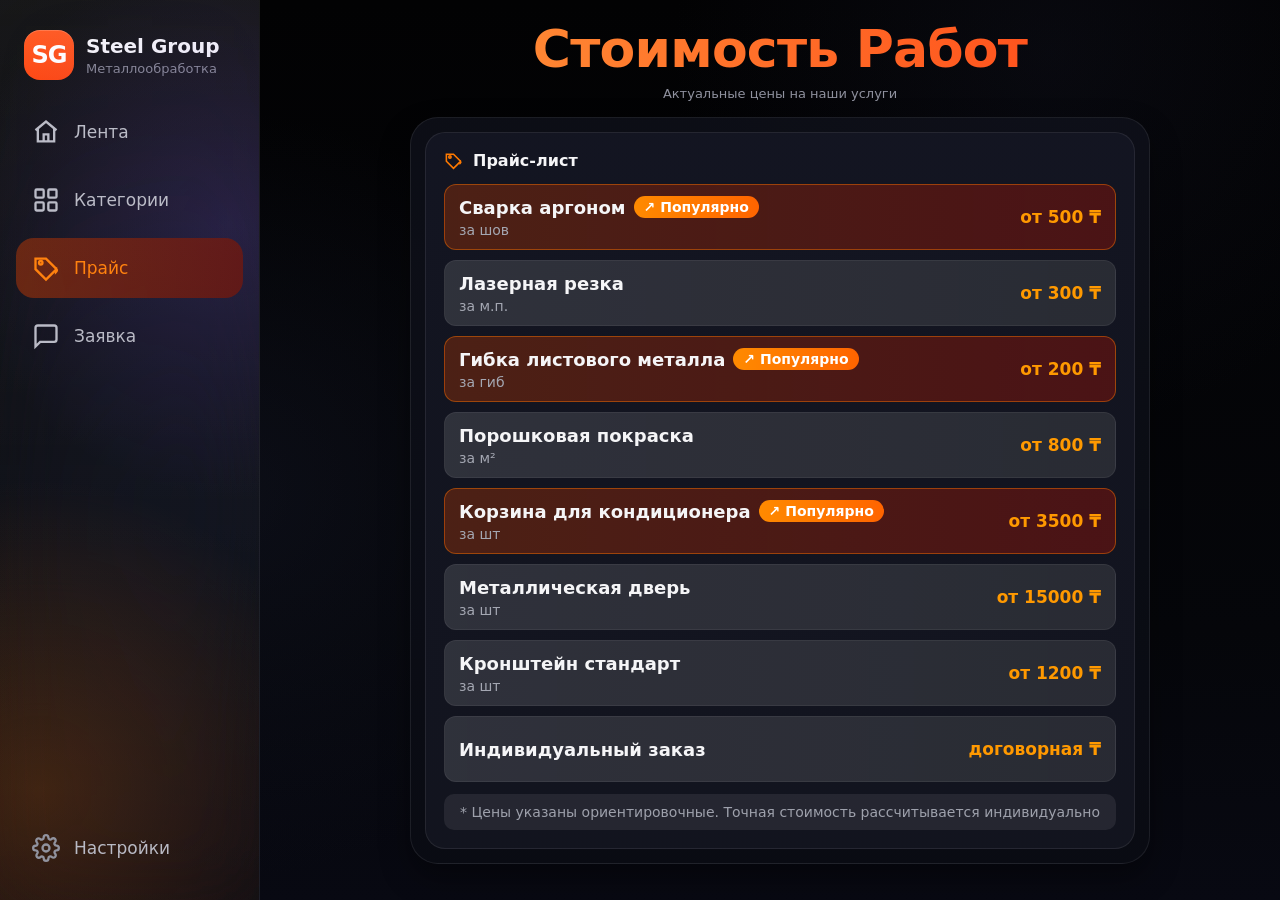
<file: price.html>
<!DOCTYPE html>
<html lang="ru">
<head>
  <meta charset="UTF-8" />
  <meta name="viewport" content="width=device-width, initial-scale=1.0" />
  <title>Steel Group — Прайс</title>
  <link rel="stylesheet" href="styles.css" />
</head>
<body>
  <div class="layout">
    <iframe class="sidebar-frame" src="sidebar.html?current=price" title="Левое меню"></iframe>

    <main class="price-page">
      <section class="price-hero">
        <h1>Стоимость Работ</h1>
        <p>Актуальные цены на наши услуги</p>
      </section>

      <section class="price-shell">
        <article class="price-card">
          <h2>
            <svg viewBox="0 0 24 24" fill="none" stroke="currentColor" stroke-width="2">
              <path d="M20.59 13.41 12 22l-9-9V4h9l8.59 8.59a2 2 0 0 1 0 2.82Z"></path>
              <circle cx="7.5" cy="7.5" r="1.5"></circle>
            </svg>
            Прайс-лист
          </h2>

          <div class="price-list">
            <div class="price-item price-item--highlight">
              <div>
                <div class="price-item__title">Сварка аргоном <span class="price-badge">↗ Популярно</span></div>
                <div class="price-item__unit">за шов</div>
              </div>
              <div class="price-item__value">от 500 ₸</div>
            </div>

            <div class="price-item">
              <div>
                <div class="price-item__title">Лазерная резка</div>
                <div class="price-item__unit">за м.п.</div>
              </div>
              <div class="price-item__value">от 300 ₸</div>
            </div>

            <div class="price-item price-item--highlight">
              <div>
                <div class="price-item__title">Гибка листового металла <span class="price-badge">↗ Популярно</span></div>
                <div class="price-item__unit">за гиб</div>
              </div>
              <div class="price-item__value">от 200 ₸</div>
            </div>

            <div class="price-item">
              <div>
                <div class="price-item__title">Порошковая покраска</div>
                <div class="price-item__unit">за м²</div>
              </div>
              <div class="price-item__value">от 800 ₸</div>
            </div>

            <div class="price-item price-item--highlight">
              <div>
                <div class="price-item__title">Корзина для кондиционера <span class="price-badge">↗ Популярно</span></div>
                <div class="price-item__unit">за шт</div>
              </div>
              <div class="price-item__value">от 3500 ₸</div>
            </div>

            <div class="price-item">
              <div>
                <div class="price-item__title">Металлическая дверь</div>
                <div class="price-item__unit">за шт</div>
              </div>
              <div class="price-item__value">от 15000 ₸</div>
            </div>

            <div class="price-item">
              <div>
                <div class="price-item__title">Кронштейн стандарт</div>
                <div class="price-item__unit">за шт</div>
              </div>
              <div class="price-item__value">от 1200 ₸</div>
            </div>

            <div class="price-item">
              <div>
                <div class="price-item__title">Индивидуальный заказ</div>
              </div>
              <div class="price-item__value">договорная ₸</div>
            </div>
          </div>

          <p class="price-note">* Цены указаны ориентировочные. Точная стоимость рассчитывается индивидуально</p>
        </article>
      </section>
    </main>
  </div>
</body>
</html>
</file>
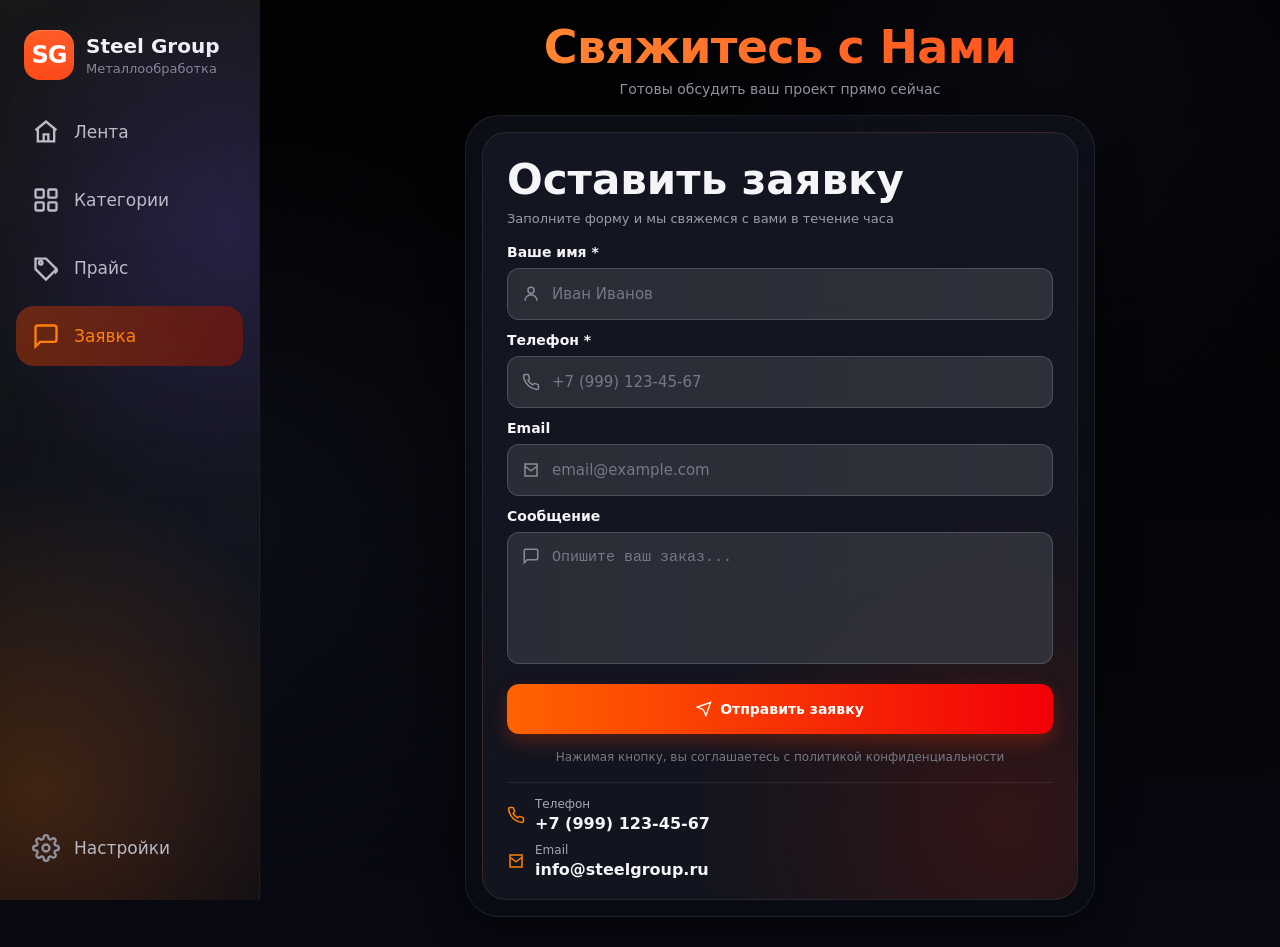
<file: request.html>
<!DOCTYPE html>
<html lang="ru">
<head>
  <meta charset="UTF-8" />
  <meta name="viewport" content="width=device-width, initial-scale=1.0" />
  <title>Steel Group — Заявка</title>
  <link rel="stylesheet" href="styles.css" />
</head>
<body>
  <div class="layout">
    <iframe class="sidebar-frame" src="sidebar.html?current=request" title="Левое меню"></iframe>

    <main class="request-page">
      <section class="request-hero">
        <h1>Свяжитесь с Нами</h1>
        <p>Готовы обсудить ваш проект прямо сейчас</p>
      </section>

      <section class="request-shell">
        <article class="request-card">
          <h2>Оставить заявку</h2>
          <p class="request-card__subtitle">Заполните форму и мы свяжемся с вами в течение часа</p>

          <form class="request-form">
            <label class="request-form__group">
              <span>Ваше имя *</span>
              <div class="request-input-wrap">
                <svg viewBox="0 0 24 24" fill="none" stroke="currentColor" stroke-width="2">
                  <path d="M20 21a8 8 0 0 0-16 0"></path>
                  <circle cx="12" cy="7" r="4"></circle>
                </svg>
                <input type="text" placeholder="Иван Иванов" required />
              </div>
            </label>

            <label class="request-form__group">
              <span>Телефон *</span>
              <div class="request-input-wrap">
                <svg viewBox="0 0 24 24" fill="none" stroke="currentColor" stroke-width="2">
                  <path d="M22 16.92v3a2 2 0 0 1-2.18 2 19.77 19.77 0 0 1-8.63-3.07 19.5 19.5 0 0 1-6-6A19.77 19.77 0 0 1 2.11 4.18 2 2 0 0 1 4.1 2h3a2 2 0 0 1 2 1.72 12.84 12.84 0 0 0 .7 2.81 2 2 0 0 1-.45 2.11L8.1 9.91a16 16 0 0 0 6 6l1.27-1.27a2 2 0 0 1 2.11-.45 12.84 12.84 0 0 0 2.81.7A2 2 0 0 1 22 16.92z"></path>
                </svg>
                <input type="tel" placeholder="+7 (999) 123-45-67" required />
              </div>
            </label>

            <label class="request-form__group">
              <span>Email</span>
              <div class="request-input-wrap">
                <svg viewBox="0 0 24 24" fill="none" stroke="currentColor" stroke-width="2">
                  <path d="M4 4h16v16H4z"></path>
                  <path d="m4 7 8 6 8-6"></path>
                </svg>
                <input type="email" placeholder="email@example.com" />
              </div>
            </label>

            <label class="request-form__group">
              <span>Сообщение</span>
              <div class="request-input-wrap request-input-wrap--textarea">
                <svg viewBox="0 0 24 24" fill="none" stroke="currentColor" stroke-width="2">
                  <path d="M21 15a2 2 0 0 1-2 2H7l-4 4V5a2 2 0 0 1 2-2h14a2 2 0 0 1 2 2z"></path>
                </svg>
                <textarea placeholder="Опишите ваш заказ..."></textarea>
              </div>
            </label>

            <button type="submit" class="request-submit">
              <svg viewBox="0 0 24 24" fill="none" stroke="currentColor" stroke-width="2">
                <path d="m22 2-7 20-4-9-9-4 20-7z"></path>
              </svg>
              <span>Отправить заявку</span>
            </button>

            <p class="request-policy">Нажимая кнопку, вы соглашаетесь с политикой конфиденциальности</p>
          </form>

          <div class="request-contacts">
            <div class="request-contact-item">
              <svg viewBox="0 0 24 24" fill="none" stroke="currentColor" stroke-width="2">
                <path d="M22 16.92v3a2 2 0 0 1-2.18 2 19.77 19.77 0 0 1-8.63-3.07 19.5 19.5 0 0 1-6-6A19.77 19.77 0 0 1 2.11 4.18 2 2 0 0 1 4.1 2h3a2 2 0 0 1 2 1.72 12.84 12.84 0 0 0 .7 2.81 2 2 0 0 1-.45 2.11L8.1 9.91a16 16 0 0 0 6 6l1.27-1.27a2 2 0 0 1 2.11-.45 12.84 12.84 0 0 0 2.81.7A2 2 0 0 1 22 16.92z"></path>
              </svg>
              <div>
                <span>Телефон</span>
                <strong>+7 (999) 123-45-67</strong>
              </div>
            </div>

            <div class="request-contact-item">
              <svg viewBox="0 0 24 24" fill="none" stroke="currentColor" stroke-width="2">
                <path d="M4 4h16v16H4z"></path>
                <path d="m4 7 8 6 8-6"></path>
              </svg>
              <div>
                <span>Email</span>
                <strong>info@steelgroup.ru</strong>
              </div>
            </div>
          </div>
        </article>
      </section>
    </main>
  </div>
</body>
</html>
</file>
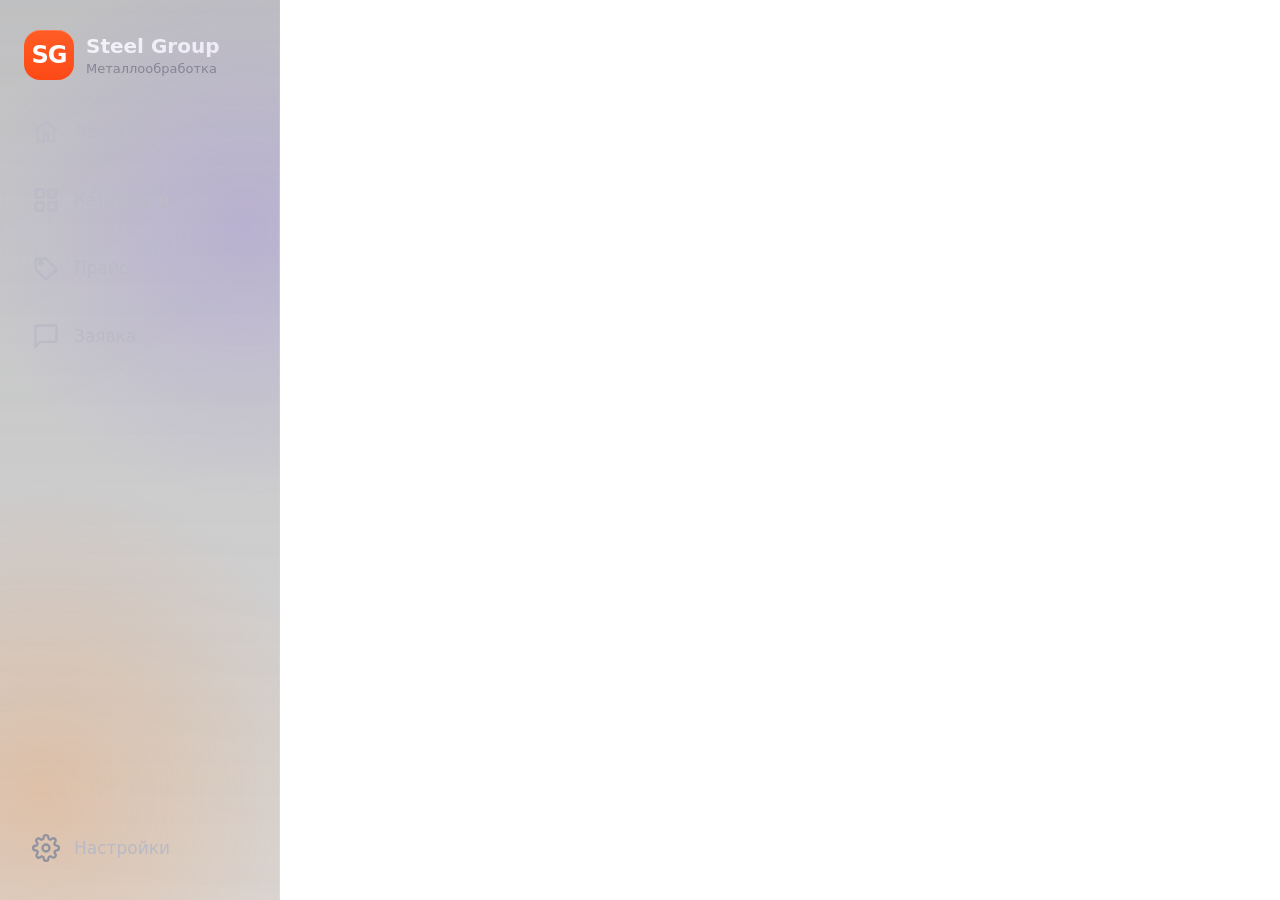
<file: sidebar.html>
<!DOCTYPE html>
<html lang="ru">
<head>
  <meta charset="UTF-8" />
  <meta name="viewport" content="width=device-width, initial-scale=1.0" />
  <title>Sidebar — Steel Group</title>
  <link rel="stylesheet" href="styles.css" />
</head>
<body class="sidebar-page">
  <aside class="sidebar">
    <div class="brand">
      <div class="brand__logo">SG</div>
      <div>
        <div class="brand__title">Steel Group</div>
        <div class="brand__subtitle">Металлообработка</div>
      </div>
    </div>

    <nav class="menu">
      <a href="index.html" target="_top" class="menu__item" data-menu-link="feed">
        <span class="menu__icon">
          <svg viewBox="0 0 24 24" fill="none" stroke="currentColor" stroke-width="2">
            <path d="M3 10.5 12 3l9 7.5"></path>
            <path d="M5 9.5V20h14V9.5"></path>
            <path d="M10 20v-6h4v6"></path>
          </svg>
        </span>
        <span>Лента</span>
      </a>

      <a href="categories.html" target="_top" class="menu__item" data-menu-link="categories">
        <span class="menu__icon">
          <svg viewBox="0 0 24 24" fill="none" stroke="currentColor" stroke-width="2">
            <rect x="3" y="3" width="7" height="7" rx="1"></rect>
            <rect x="14" y="3" width="7" height="7" rx="1"></rect>
            <rect x="3" y="14" width="7" height="7" rx="1"></rect>
            <rect x="14" y="14" width="7" height="7" rx="1"></rect>
          </svg>
        </span>
        <span>Категории</span>
      </a>

      <a href="price.html" target="_top" class="menu__item" data-menu-link="price">
        <span class="menu__icon">
          <svg viewBox="0 0 24 24" fill="none" stroke="currentColor" stroke-width="2">
            <path d="M20.59 13.41 12 22l-9-9V4h9l8.59 8.59a2 2 0 0 1 0 2.82Z"></path>
            <circle cx="7.5" cy="7.5" r="1.5"></circle>
          </svg>
        </span>
        <span>Прайс</span>
      </a>

      <a href="request.html" target="_top" class="menu__item" data-menu-link="request">
        <span class="menu__icon">
          <svg viewBox="0 0 24 24" fill="none" stroke="currentColor" stroke-width="2">
            <path d="M21 15a2 2 0 0 1-2 2H7l-4 4V5a2 2 0 0 1 2-2h14a2 2 0 0 1 2 2z"></path>
          </svg>
        </span>
        <span>Заявка</span>
      </a>
    </nav>

    <div class="menu__footer">
      <a href="#" class="menu__item menu__item--footer">
        <span class="menu__icon menu__icon--muted">
          <svg viewBox="0 0 24 24" fill="none" stroke="currentColor" stroke-width="2">
            <circle cx="12" cy="12" r="3"></circle>
            <path d="M19.4 15a1.65 1.65 0 0 0 .33 1.82l.06.06a2 2 0 0 1 0 2.83 2 2 0 0 1-2.83 0l-.06-.06a1.65 1.65 0 0 0-1.82-.33 1.65 1.65 0 0 0-1 1.51V21a2 2 0 0 1-4 0v-.09a1.65 1.65 0 0 0-1-1.51 1.65 1.65 0 0 0-1.82.33l-.06.06a2 2 0 0 1-2.83 0 2 2 0 0 1 0-2.83l.06-.06a1.65 1.65 0 0 0 .33-1.82 1.65 1.65 0 0 0-1.51-1H3a2 2 0 0 1 0-4h.09a1.65 1.65 0 0 0 1.51-1 1.65 1.65 0 0 0-.33-1.82L4.21 7.1a2 2 0 0 1 0-2.83 2 2 0 0 1 2.83 0l.06.06a1.65 1.65 0 0 0 1.82.33h.01A1.65 1.65 0 0 0 10 3.15V3a2 2 0 0 1 4 0v.09a1.65 1.65 0 0 0 1 1.51h.01a1.65 1.65 0 0 0 1.82-.33l.06-.06a2 2 0 0 1 2.83 0 2 2 0 0 1 0 2.83l-.06.06a1.65 1.65 0 0 0-.33 1.82v.01A1.65 1.65 0 0 0 20.85 10H21a2 2 0 0 1 0 4h-.15a1.65 1.65 0 0 0-1.45 1z"></path>
          </svg>
        </span>
        <span>Настройки</span>
      </a>
    </div>
  </aside>

  <script>
    const current = new URLSearchParams(window.location.search).get('current');
    if (current) {
      document.querySelectorAll('[data-menu-link]').forEach((link) => {
        link.classList.toggle('menu__item--active', link.dataset.menuLink === current);
      });
    }
  </script>
</body>
</html>
</file>
<file: styles.css>
:root {
  --bg: #040405;
  --bg-soft: #0c0d12;
  --card: rgba(16, 17, 24, 0.94);
  --card-border: rgba(255, 255, 255, 0.08);
  --text: #f5f5f7;
  --muted: #9b9ba5;
  --accent: #ff7a00;
  --accent-deep: #5b0f08;
  --story-start: #ff6a00;
  --story-end: #ff2d80;
  --shadow: 0 20px 60px rgba(0, 0, 0, 0.38);
}

* {
  box-sizing: border-box;
}

html, body {
  margin: 0;
  min-height: 100%;
  font-family: Inter, ui-sans-serif, system-ui, -apple-system, BlinkMacSystemFont, "Segoe UI", sans-serif;
  color: var(--text);
  background:
    radial-gradient(circle at 18% 55%, rgba(26, 30, 50, 0.35), transparent 33%),
    radial-gradient(circle at 82% 6%, rgba(33, 36, 62, 0.2), transparent 28%),
    linear-gradient(180deg, #020203 0%, #05060a 70%, #080912 100%);
}

html:has(.sidebar-page),
body.sidebar-page {
  background: transparent;
}

body {
  overflow-x: hidden;
}

button,
a,
input {
  font: inherit;
}

.sidebar-page {
  background: #040405;
}

.layout {
  min-height: 100vh;
  display: grid;
  grid-template-columns: 336px minmax(0, 1fr);
}

.sidebar-frame {
  width: 336px;
  height: 100vh;
  border: 0;
  display: block;
  position: sticky;
  top: 0;
  background: transparent;
}

.sidebar {
  width: 336px;
  height: 100vh;
  padding: 36px 18px 26px;
  background: linear-gradient(180deg, rgba(9, 9, 12, 0.78), rgba(6, 7, 11, 0.62));
  border-right: 1px solid rgba(255,255,255,0.09);
  display: flex;
  flex-direction: column;
}

.brand {
  display: flex;
  align-items: center;
  gap: 16px;
  padding: 2px 8px 30px;
}

.brand__logo,
.avatar {
  width: 56px;
  height: 56px;
  border-radius: 18px;
  background: linear-gradient(180deg, #ff4f14 0%, #ff3b00 100%);
  color: #fff;
  display: grid;
  place-items: center;
  font-weight: 800;
  font-size: 28px;
  letter-spacing: -0.04em;
  box-shadow: inset 0 1px 0 rgba(255,255,255,0.18);
}

.brand__title {
  font-size: 22px;
  font-weight: 800;
  line-height: 1.1;
}

.brand__subtitle {
  margin-top: 6px;
  color: #7d7e89;
  font-size: 14px;
}

.menu {
  display: flex;
  flex-direction: column;
  gap: 8px;
}

.menu__item {
  height: 68px;
  padding: 0 18px;
  border-radius: 22px;
  display: flex;
  align-items: center;
  gap: 18px;
  color: #b6b7c3;
  text-decoration: none;
  transition: 0.25s ease;
  position: relative;
}

.menu__item:hover {
  background: rgba(255,255,255,0.04);
  color: #f3f3f7;
}

.menu__item--active {
  color: var(--accent);
  background: linear-gradient(90deg, rgba(130, 34, 0, 0.72), rgba(96, 11, 5, 0.88));
}

.menu__icon {
  width: 28px;
  height: 28px;
  display: grid;
  place-items: center;
}

.menu__icon svg,
.icon-btn svg {
  width: 100%;
  height: 100%;
}

.menu__icon--muted {
  color: #8f919d;
}

.menu__item span:last-child {
  font-size: 19px;
  font-weight: 500;
}

.menu__footer {
  margin-top: auto;
}

.menu__item--footer {
  color: #b8b9c4;
}

.feed-page {
  padding: 36px 0 60px;
}

.stories-card,
.post-card {
  width: min(820px, calc(100vw - 420px));
  margin: 0 auto 38px;
  background: linear-gradient(180deg, rgba(14, 15, 21, 0.98), rgba(13, 14, 20, 0.95));
  border: 1px solid var(--card-border);
  border-radius: 34px;
  box-shadow: var(--shadow);
}

.stories-card {
  padding: 24px 28px 28px;
}

.stories-card h1 {
  margin: 0 0 22px;
  font-size: 24px;
  letter-spacing: -0.02em;
}

.stories-row {
  display: flex;
  align-items: flex-start;
  gap: 20px;
  overflow-x: auto;
  padding-bottom: 4px;
}

.stories-row::-webkit-scrollbar {
  height: 0;
}

.story {
  border: 0;
  background: transparent;
  color: #e7e7eb;
  cursor: pointer;
  padding: 0;
  min-width: 84px;
}

.story__ring {
  width: 86px;
  height: 86px;
  display: grid;
  place-items: center;
  border-radius: 50%;
  background: linear-gradient(135deg, var(--story-start), var(--story-end));
  padding: 3px;
  box-shadow: 0 12px 22px rgba(0,0,0,0.35);
}

.story__ring img {
  width: 100%;
  height: 100%;
  object-fit: cover;
  border-radius: 50%;
  border: 3px solid #101117;
  display: block;
}

.story__label {
  display: block;
  margin-top: 12px;
  font-size: 15px;
}

.post-card {
  overflow: hidden;
}

.post-card__header {
  height: 95px;
  padding: 0 20px;
  display: flex;
  align-items: center;
  justify-content: space-between;
}

.post-author {
  display: flex;
  align-items: center;
  gap: 16px;
}

.avatar {
  width: 54px;
  height: 54px;
  border-radius: 50%;
  font-size: 26px;
  background: linear-gradient(180deg, #ff4b87 0%, #ff7a32 100%);
}

.avatar--small {
  width: 42px;
  height: 42px;
  font-size: 18px;
}

.post-author__name {
  font-size: 19px;
  font-weight: 800;
}

.post-author__meta {
  margin-top: 4px;
  color: var(--muted);
  font-size: 14px;
}

.more-btn {
  border: 0;
  background: transparent;
  color: #aeb0ba;
  cursor: pointer;
  display: inline-flex;
  gap: 4px;
  align-items: center;
  padding: 8px;
}

.more-btn span {
  width: 4px;
  height: 4px;
  border-radius: 50%;
  background: currentColor;
  display: inline-block;
}

.post-media {
  position: relative;
  background: #08090c;
}

.post-media img {
  width: 100%;
  height: auto;
  display: block;
}

.post-media--small img {
  max-height: 510px;
  object-fit: cover;
}

.media-nav {
  position: absolute;
  right: 14px;
  bottom: 18px;
  width: 44px;
  height: 44px;
  border: 0;
  border-radius: 50%;
  background: rgba(66, 67, 78, 0.65);
  color: #fff;
  font-size: 32px;
  line-height: 1;
  cursor: pointer;
  display: grid;
  place-items: center;
}

.media-dots {
  display: flex;
  justify-content: center;
  gap: 8px;
  padding: 14px 0 8px;
}

.media-dots__dot {
  width: 8px;
  height: 8px;
  border-radius: 50%;
  background: rgba(255,255,255,0.36);
}

.media-dots__dot--active {
  background: rgba(255,255,255,0.96);
}

.post-actions {
  padding: 0 18px;
  display: flex;
  align-items: center;
  justify-content: space-between;
}

.post-actions__left {
  display: flex;
  align-items: center;
  gap: 12px;
}

.icon-btn {
  width: 36px;
  height: 36px;
  border: 0;
  background: transparent;
  color: #fff;
  cursor: pointer;
  padding: 2px;
}

.icon-btn:hover {
  color: #ffb67d;
}

.post-body {
  padding: 8px 20px 24px;
}

.likes-count {
  font-size: 18px;
  font-weight: 700;
  margin-bottom: 12px;
}

.caption {
  margin: 0;
  font-size: 18px;
  line-height: 1.5;
  color: #f0f0f2;
}

.caption strong {
  margin-right: 4px;
}

.post-card--comments {
  margin-bottom: 0;
}

.post-body--comments {
  padding-bottom: 16px;
}

.comments {
  margin-top: 18px;
  border-top: 1px solid rgba(255,255,255,0.08);
  border-bottom: 1px solid rgba(255,255,255,0.08);
  padding: 18px 0;
  display: flex;
  flex-direction: column;
  gap: 18px;
}

.comment {
  display: flex;
  gap: 14px;
}

.comment__avatar {
  width: 34px;
  height: 34px;
  border-radius: 50%;
  background: linear-gradient(180deg, #4e5160 0%, #353744 100%);
  flex: 0 0 auto;
}

.comment__text {
  font-size: 17px;
  line-height: 1.45;
}

.comment__time {
  margin-top: 6px;
  font-size: 14px;
  color: #747784;
}

.comment-form {
  display: flex;
  align-items: center;
  justify-content: space-between;
  gap: 16px;
  padding-top: 14px;
}

.comment-form input {
  flex: 1;
  min-width: 0;
  border: 0;
  background: transparent;
  color: #fff;
  font-size: 17px;
  outline: none;
}

.comment-form input::placeholder {
  color: #767984;
}

.comment-form button {
  border: 0;
  background: transparent;
  color: #0a84ff;
  font-weight: 600;
  cursor: pointer;
}

.story-modal {
  position: fixed;
  inset: 0;
  display: none;
  align-items: center;
  justify-content: center;
  z-index: 50;
}

.story-modal.is-open {
  display: flex;
}

.story-modal__overlay {
  position: absolute;
  inset: 0;
  background: rgba(0,0,0,0.78);
  backdrop-filter: blur(6px);
}

.story-modal__content {
  position: relative;
  width: min(430px, calc(100vw - 32px));
  height: min(760px, calc(100vh - 32px));
  border-radius: 32px;
  overflow: hidden;
  background: #111216;
  border: 1px solid rgba(255,255,255,0.1);
  box-shadow: 0 24px 70px rgba(0,0,0,0.55);
  z-index: 1;
}

.story-modal__content img {
  width: 100%;
  height: 100%;
  object-fit: cover;
  display: block;
}

.story-progress {
  position: absolute;
  top: 14px;
  left: 12px;
  right: 12px;
  display: grid;
  grid-template-columns: repeat(5, 1fr);
  gap: 6px;
  z-index: 3;
}

.story-progress__bar {
  height: 4px;
  border-radius: 999px;
  background: rgba(255,255,255,0.2);
  overflow: hidden;
}

.story-progress__bar span {
  display: block;
  width: 0;
  height: 100%;
  background: #fff;
}

.story-modal__top,
.story-modal__caption {
  position: absolute;
  left: 18px;
  right: 18px;
  z-index: 3;
}

.story-modal__top {
  top: 30px;
  display: flex;
  justify-content: space-between;
  align-items: center;
}

.story-modal__author {
  display: flex;
  align-items: center;
  gap: 12px;
}

.story-close,
.story-switch {
  border: 0;
  color: #fff;
  cursor: pointer;
}

.story-close {
  background: rgba(15,16,21,0.52);
  width: 38px;
  height: 38px;
  border-radius: 50%;
  font-size: 28px;
  line-height: 1;
}

.story-modal__caption {
  bottom: 22px;
  padding: 16px 18px;
  border-radius: 18px;
  background: rgba(10,10,14,0.62);
  font-size: 17px;
  line-height: 1.45;
}

.story-switch {
  position: absolute;
  top: 50%;
  transform: translateY(-50%);
  width: 48px;
  height: 48px;
  border-radius: 50%;
  background: rgba(19,20,26,0.65);
  font-size: 38px;
  display: grid;
  place-items: center;
  z-index: 3;
}

.story-switch--prev {
  left: 14px;
}

.story-switch--next {
  right: 14px;
}

@media (max-width: 1240px) {
  .layout {
    grid-template-columns: 296px minmax(0, 1fr);
  }

  .sidebar,
  .sidebar-frame {
    width: 296px;
  }

  .stories-card,
  .post-card {
    width: min(760px, calc(100vw - 360px));
  }
}

@media (max-width: 980px) {
  .layout {
    grid-template-columns: 1fr;
  }

  .sidebar-frame {
    display: none;
  }

  .feed-page {
    padding-top: 24px;
  }

  .stories-card,
  .post-card {
    width: min(820px, calc(100vw - 24px));
    margin-bottom: 24px;
  }
}

/* Compact layout refinements */
.layout {
  grid-template-columns: 280px minmax(0, 1fr);
}

.sidebar-frame,
.sidebar {
  width: 280px;
}

.sidebar {
  padding: 28px 16px 22px;
}

.brand {
  gap: 12px;
  padding: 2px 8px 22px;
}

.brand__logo {
  width: 50px;
  height: 50px;
  border-radius: 16px;
  font-size: 24px;
}

.avatar {
  width: 48px;
  height: 48px;
  font-size: 22px;
}

.avatar--small {
  width: 36px;
  height: 36px;
  font-size: 16px;
}

.brand__title {
  font-size: 20px;
}

.brand__subtitle {
  margin-top: 4px;
  font-size: 13px;
}

.menu__item {
  height: 60px;
  padding: 0 16px;
  border-radius: 18px;
  gap: 14px;
}

.menu__item span:last-child {
  font-size: 17px;
}

.feed-page {
  padding: 26px 0 40px;
}

.stories-card,
.post-card {
  width: min(720px, calc(100vw - 330px));
  margin: 0 auto 26px;
  border-radius: 24px;
  box-shadow: 0 14px 38px rgba(0, 0, 0, 0.32);
}

.stories-card {
  padding: 18px 20px 20px;
}

.stories-card h1 {
  margin: 0 0 16px;
  font-size: 20px;
}

.stories-row {
  gap: 14px;
}

.story {
  min-width: 72px;
}

.story__ring {
  width: 72px;
  height: 72px;
  padding: 2px;
  box-shadow: 0 10px 20px rgba(0, 0, 0, 0.32);
}

.story__label {
  margin-top: 8px;
  font-size: 13.5px;
}

.post-card__header {
  height: 76px;
  padding: 0 16px;
}

.post-author {
  gap: 12px;
}

.post-author__name {
  font-size: 17px;
}

.post-author__meta {
  font-size: 13px;
}

.more-btn {
  padding: 6px;
}

.media-nav {
  right: 12px;
  bottom: 12px;
  width: 36px;
  height: 36px;
  font-size: 26px;
}

.media-dots {
  gap: 6px;
  padding: 10px 0 8px;
}

.media-dots__dot {
  width: 6px;
  height: 6px;
}

.post-actions {
  padding: 0 16px;
}

.post-actions__left {
  gap: 10px;
}

.icon-btn {
  width: 30px;
  height: 30px;
  padding: 1px;
}

.post-body {
  padding: 6px 16px 18px;
}

.likes-count {
  font-size: 16px;
  margin-bottom: 10px;
}

.caption {
  font-size: 16px;
  line-height: 1.45;
}

.comments {
  margin-top: 14px;
  padding: 14px 0;
  gap: 14px;
}

.comment {
  gap: 12px;
}

.comment__avatar {
  width: 30px;
  height: 30px;
}

.comment__text {
  font-size: 15px;
  line-height: 1.42;
}

.comment__time {
  margin-top: 4px;
  font-size: 12.5px;
}

.comment-form {
  gap: 12px;
  padding-top: 10px;
}

.comment-form input {
  font-size: 15px;
}

.comment-form button {
  font-size: 15px;
}

.story-modal__content {
  width: min(380px, calc(100vw - 32px));
  height: min(640px, calc(100vh - 32px));
  border-radius: 24px;
}

.story-progress {
  top: 12px;
  left: 10px;
  right: 10px;
  gap: 5px;
}

.story-modal__top {
  top: 22px;
}

.story-close {
  width: 32px;
  height: 32px;
  font-size: 24px;
}

.story-modal__caption {
  padding: 12px 14px;
  border-radius: 14px;
  font-size: 15px;
  line-height: 1.4;
}

.story-switch {
  width: 40px;
  height: 40px;
  font-size: 30px;
}

.story-switch--prev {
  left: 10px;
}

.story-switch--next {
  right: 10px;
}

@media (max-width: 1240px) {
  .layout {
    grid-template-columns: 260px minmax(0, 1fr);
  }

  .sidebar,
  .sidebar-frame {
    width: 260px;
  }

  .stories-card,
  .post-card {
    width: min(660px, calc(100vw - 300px));
  }
}

@media (max-width: 980px) {
  .feed-page {
    padding-top: 20px;
  }

  .stories-card,
  .post-card {
    width: min(720px, calc(100vw - 24px));
    margin-bottom: 20px;
  }
}

.post-media__carousel {
  display: flex;
  overflow-x: auto;
  scroll-snap-type: x mandatory;
  scrollbar-width: none;
}

.post-media__carousel::-webkit-scrollbar {
  height: 0;
}

.post-media__carousel img {
  flex: 0 0 100%;
  scroll-snap-align: start;
}

.media-nav--prev {
  left: 14px;
  right: auto;
}

.media-dots__dot {
  border: 0;
  padding: 0;
  cursor: pointer;
}

.request-page {
  min-height: 100vh;
  padding: 22px 0 30px;
}

.request-hero {
  text-align: center;
  margin-bottom: 18px;
}

.request-hero h1 {
  margin: 0;
  font-size: 46px;
  line-height: 1.1;
  letter-spacing: -0.015em;
  background: linear-gradient(90deg, #ff9f3d 0%, #ff3b13 100%);
  -webkit-background-clip: text;
  -webkit-text-fill-color: transparent;
}

.request-hero p {
  margin: 8px 0 0;
  font-size: 14px;
  color: #8f919e;
}

.request-shell {
  width: min(630px, calc(100vw - 330px));
  margin: 0 auto;
  padding: 16px;
  border-radius: 34px;
  border: 1px solid rgba(255, 255, 255, 0.08);
  background: linear-gradient(180deg, rgba(16, 18, 28, 0.76), rgba(10, 12, 20, 0.84));
  box-shadow: 0 18px 42px rgba(0, 0, 0, 0.42);
}

.request-card {
  border-radius: 24px;
  border: 1px solid rgba(255, 255, 255, 0.08);
  padding: 24px 24px 20px;
  background:
    radial-gradient(circle at 88% 90%, rgba(134, 24, 0, 0.28), transparent 36%),
    linear-gradient(180deg, rgba(20, 22, 34, 0.95), rgba(19, 21, 31, 0.95));
}

.request-card h2 {
  margin: 0;
  font-size: 42px;
  line-height: 1.1;
}

.request-card__subtitle {
  margin: 8px 0 18px;
  font-size: 13px;
  color: #9b9daa;
}

.request-form {
  display: flex;
  flex-direction: column;
  gap: 12px;
}

.request-form__group {
  display: flex;
  flex-direction: column;
  gap: 8px;
}

.request-form__group > span {
  font-size: 14px;
  font-weight: 600;
}

.request-input-wrap {
  height: 52px;
  border-radius: 12px;
  border: 1px solid rgba(126, 130, 146, 0.42);
  background: linear-gradient(90deg, rgba(45, 47, 57, 0.9), rgba(53, 55, 64, 0.8));
  display: flex;
  align-items: center;
  gap: 10px;
  padding: 0 14px;
  color: #8a8c97;
}

.request-input-wrap svg {
  width: 18px;
  height: 18px;
  flex: 0 0 auto;
}

.request-input-wrap input,
.request-input-wrap textarea {
  width: 100%;
  background: transparent;
  border: 0;
  outline: none;
  color: #f4f4f7;
  font-size: 15px;
}

.request-input-wrap input::placeholder,
.request-input-wrap textarea::placeholder {
  color: #757886;
}

.request-input-wrap--textarea {
  min-height: 132px;
  align-items: flex-start;
  padding-top: 14px;
}

.request-input-wrap--textarea textarea {
  resize: none;
  min-height: 94px;
}

.request-submit {
  margin-top: 8px;
  border: 0;
  border-radius: 12px;
  height: 50px;
  display: flex;
  align-items: center;
  justify-content: center;
  gap: 8px;
  font-size: 14px;
  font-weight: 700;
  color: #fff;
  background: linear-gradient(90deg, #ff6300 0%, #f20008 100%);
  cursor: pointer;
  box-shadow: 0 8px 18px rgba(215, 52, 0, 0.3);
}

.request-submit svg {
  width: 16px;
  height: 16px;
}

.request-policy {
  margin: 4px 0 0;
  text-align: center;
  color: #767984;
  font-size: 12px;
}

.request-contacts {
  margin-top: 18px;
  padding-top: 14px;
  border-top: 1px solid rgba(255,255,255,0.08);
  display: flex;
  flex-direction: column;
  gap: 10px;
}

.request-contact-item {
  display: flex;
  align-items: center;
  gap: 10px;
  color: #ff8000;
}

.request-contact-item svg {
  width: 18px;
  height: 18px;
  flex: 0 0 auto;
}

.request-contact-item span {
  display: block;
  color: #a4a7b2;
  font-size: 12px;
}

.request-contact-item strong {
  display: block;
  margin-top: 3px;
  color: #f4f5f7;
  font-size: 16px;
}

@media (max-width: 1200px) {
  .request-shell {
    width: min(600px, calc(100vw - 290px));
  }

  .request-hero h1 {
    font-size: 40px;
  }
}

@media (max-width: 980px) {
  .request-page {
    padding-top: 18px;
  }

  .request-shell {
    width: min(760px, calc(100vw - 24px));
    padding: 14px;
    border-radius: 24px;
  }

  .request-card {
    border-radius: 18px;
    padding: 16px;
  }

  .request-hero h1 {
    font-size: 32px;
  }

  .request-hero p {
    font-size: 13px;
  }

  .request-card h2 {
    font-size: 34px;
  }
}


.price-page {
  min-height: 100vh;
  padding: 20px 0 28px;
}

.price-hero {
  text-align: center;
  margin-bottom: 16px;
}

.price-hero h1 {
  margin: 0;
  font-size: 52px;
  line-height: 1.12;
  letter-spacing: -0.015em;
  background: linear-gradient(90deg, #ff9f3d 0%, #ff3b13 100%);
  -webkit-background-clip: text;
  -webkit-text-fill-color: transparent;
}

.price-hero p {
  margin: 8px 0 0;
  font-size: 13px;
  color: #8f919e;
}

.price-shell {
  width: min(740px, calc(100vw - 330px));
  margin: 0 auto;
  padding: 14px;
  border-radius: 28px;
  border: 1px solid rgba(255, 255, 255, 0.08);
  background: linear-gradient(180deg, rgba(16, 18, 28, 0.76), rgba(10, 12, 20, 0.84));
  box-shadow: 0 14px 30px rgba(0, 0, 0, 0.36);
}

.price-card {
  border-radius: 20px;
  border: 1px solid rgba(255, 255, 255, 0.08);
  padding: 18px;
  background: linear-gradient(180deg, rgba(20, 22, 34, 0.95), rgba(19, 21, 31, 0.95));
}

.price-card h2 {
  margin: 0 0 14px;
  display: flex;
  align-items: center;
  gap: 10px;
  font-size: 16px;
  line-height: 1;
}

.price-card h2 svg {
  width: 19px;
  height: 19px;
  color: #ff7a00;
}

.price-list {
  display: flex;
  flex-direction: column;
  gap: 10px;
}

.price-item {
  min-height: 66px;
  border-radius: 12px;
  padding: 10px 14px;
  display: flex;
  align-items: center;
  justify-content: space-between;
  gap: 16px;
  border: 1px solid rgba(255, 255, 255, 0.06);
  background: linear-gradient(90deg, rgba(55, 57, 66, 0.8), rgba(45, 47, 55, 0.86));
}

.price-item--highlight {
  border-color: rgba(255, 115, 0, 0.45);
  background: linear-gradient(90deg, rgba(83, 34, 20, 0.9), rgba(89, 19, 19, 0.8));
}

.price-item__title {
  font-size: 18px;
  font-weight: 700;
  display: flex;
  align-items: center;
  gap: 8px;
  flex-wrap: wrap;
}

.price-item__unit {
  margin-top: 4px;
  color: #a4a7b2;
  font-size: 14px;
}

.price-item__value {
  color: #ff9900;
  font-size: 17px;
  font-weight: 700;
  white-space: nowrap;
}

.price-badge {
  padding: 3px 10px;
  border-radius: 999px;
  font-size: 14px;
  font-weight: 700;
  color: #fff;
  background: linear-gradient(90deg, #ff8a00, #ff6400);
}

.price-note {
  margin: 12px 0 0;
  padding: 10px 14px;
  border-radius: 10px;
  background: rgba(255, 255, 255, 0.08);
  color: #9ea1ac;
  font-size: 14px;
  text-align: center;
}

@media (max-width: 1200px) {
  .price-shell {
    width: min(680px, calc(100vw - 290px));
  }

  .price-hero h1 {
    font-size: 44px;
  }
}

@media (max-width: 980px) {
  .price-page {
    padding-top: 18px;
  }

  .price-shell {
    width: min(760px, calc(100vw - 24px));
    padding: 12px;
    border-radius: 20px;
  }

  .price-card {
    border-radius: 16px;
    padding: 14px;
  }

  .price-hero h1 {
    font-size: 36px;
  }

  .price-card h2 {
    font-size: 18px;
  }

  .price-item {
    min-height: auto;
    padding: 10px 12px;
    gap: 10px;
  }

  .price-item__title {
    font-size: 16px;
  }

  .price-item__value {
    font-size: 15px;
  }

  .price-item__unit,
  .price-note,
  .price-badge {
    font-size: 13px;
  }
}

.categories-page {
  min-height: 100vh;
  padding: 26px 0 40px;
}

.categories-hero,
.categories-grid {
  width: min(900px, calc(100vw - 330px));
  margin: 0 auto;
}

.categories-hero h1 {
  margin: 0;
  font-size: clamp(48px, 6vw, 66px);
  line-height: 1.06;
  letter-spacing: -0.02em;
  font-weight: 900;
  background: linear-gradient(90deg, #ffb33b 0%, #ff7a00 46%, #ff4d22 100%);
  -webkit-background-clip: text;
  -webkit-text-fill-color: transparent;
}

.categories-hero p {
  margin: 12px 0 24px;
  max-width: 760px;
  font-size: 18px;
  line-height: 1.45;
  color: #8c8f9a;
}

.categories-grid {
  display: grid;
  grid-template-columns: repeat(4, minmax(0, 1fr));
  gap: 18px;
}

.category-card {
  position: relative;
  border-radius: 24px;
  overflow: hidden;
  height: 286px;
  border: 1px solid rgba(255, 255, 255, 0.09);
  background: #0c0d12;
  isolation: isolate;
  cursor: pointer;
  transition: border-color 0.3s ease, box-shadow 0.3s ease;
}

.category-card__image {
  width: 100%;
  height: 100%;
  object-fit: cover;
  filter: brightness(0.52);
  transform: scale(1);
  transition: transform 0.35s ease;
}

.category-card__overlay {
  position: absolute;
  inset: 0;
  background: linear-gradient(180deg, rgba(5, 6, 9, 0.12) 28%, rgba(2, 3, 5, 0.9) 92%);
}

.category-card__content {
  position: absolute;
  left: 14px;
  right: 14px;
  bottom: 14px;
}

.category-card__icon {
  width: 44px;
  height: 44px;
  border-radius: 14px;
  background: rgba(65, 68, 76, 0.86);
  color: var(--accent);
  display: grid;
  place-items: center;
  margin-bottom: 10px;
  transition: background 0.3s ease, color 0.3s ease;
}

.category-card__icon svg {
  width: 22px;
  height: 22px;
}

.category-card h3 {
  margin: 0;
  font-size: clamp(22px, 2vw, 30px);
  line-height: 1.12;
  letter-spacing: -0.02em;
  color: #ffffff;
  transition: color 0.3s ease;
}

.category-card p {
  margin: 4px 0 0;
  font-size: 14px;
  line-height: 1.35;
  color: #b0b2bc;
}

.category-card:hover {
  border-color: rgba(255, 122, 0, 0.85);
  box-shadow: 0 0 0 1px rgba(255, 122, 0, 0.25) inset;
}

.category-card:hover .category-card__image {
  transform: scale(1.08);
}

.category-card:hover .category-card__icon {
  background: var(--accent);
  color: #ffffff;
}

.category-card:hover h3 {
  color: var(--accent);
}

@media (max-width: 1240px) {
  .categories-hero,
  .categories-grid {
    width: min(760px, calc(100vw - 300px));
  }

  .categories-grid {
    grid-template-columns: repeat(3, minmax(0, 1fr));
  }
}

@media (max-width: 980px) {
  .categories-page {
    padding-top: 22px;
  }

  .categories-hero,
  .categories-grid {
    width: min(760px, calc(100vw - 24px));
  }

  .categories-grid {
    grid-template-columns: repeat(2, minmax(0, 1fr));
    gap: 14px;
  }

  .category-card {
    height: 248px;
    border-radius: 20px;
  }

  .category-card h3 {
    font-size: 24px;
  }
}

/* Categories Pinterest-style gallery + glass sidebar */
.sidebar-page {
  background: transparent;
}

.sidebar {
  background: linear-gradient(180deg, rgba(8, 9, 13, 0.28), rgba(7, 8, 12, 0.16));
  backdrop-filter: blur(40px) saturate(160%);
  -webkit-backdrop-filter: blur(40px) saturate(160%);
  position: relative;
  overflow: hidden;
}

.sidebar::before {
  content: '';
  position: absolute;
  inset: 0;
  background: radial-gradient(circle at 15% 88%, rgba(255, 116, 0, 0.22), transparent 38%),
    radial-gradient(circle at 88% 25%, rgba(119, 75, 255, 0.18), transparent 38%);
  pointer-events: none;
}

.sidebar::after {
  content: '';
  position: absolute;
  inset: 0;
  background: linear-gradient(180deg, rgba(255, 255, 255, 0.08), rgba(255, 255, 255, 0.01));
  pointer-events: none;
}

.categories-page {
  position: relative;
}

.category-gallery {
  position: fixed;
  inset: 0 0 0 280px;
  z-index: 60;
  display: none;
}

.category-gallery.is-open {
  display: block;
}

.category-gallery__overlay {
  position: absolute;
  inset: 0;
  background: rgba(2, 2, 4, 0.7);
  backdrop-filter: blur(7px);
}

.category-gallery__content {
  position: relative;
  z-index: 1;
  width: min(1240px, calc(100vw - 340px));
  height: calc(100vh - 40px);
  margin: 20px 20px 20px auto;
  padding: 22px 24px 28px;
  overflow-y: auto;
  border: 1px solid rgba(255, 255, 255, 0.12);
  border-radius: 30px;
  box-shadow: 0 24px 70px rgba(0, 0, 0, 0.5);
  background: linear-gradient(180deg, rgba(8, 9, 14, 0.9), rgba(7, 8, 13, 0.8));
  transform: translateY(20px) scale(0.98);
  opacity: 0;
  transition: transform 0.35s ease, opacity 0.35s ease;
}

.category-gallery.is-open .category-gallery__content {
  transform: translateY(0) scale(1);
  opacity: 1;
}

.category-gallery__top {
  display: flex;
  justify-content: space-between;
  align-items: center;
  position: sticky;
  top: 0;
  z-index: 2;
  padding: 4px 0 16px;
  backdrop-filter: blur(10px);
}

.category-gallery__top h2 {
  margin: 0;
  font-size: 34px;
  letter-spacing: -0.02em;
}

.category-gallery__close {
  border: 0;
  width: 54px;
  height: 54px;
  border-radius: 50%;
  font-size: 28px;
  line-height: 1;
  color: #d6d7de;
  cursor: pointer;
  background: rgba(30, 32, 42, 0.82);
}

.category-gallery__masonry {
  column-count: 4;
  column-gap: 16px;
}

.gallery-item {
  position: relative;
  border-radius: 24px;
  overflow: hidden;
  margin: 0 0 16px;
  break-inside: avoid;
  border: 1px solid rgba(255, 255, 255, 0.08);
  background: #0d0e13;
  cursor: pointer;
}

.gallery-item img {
  width: 100%;
  height: 100%;
  object-fit: cover;
  transform: scale(1);
  transition: transform 0.45s ease;
}

.gallery-item--short {
  height: 250px;
}

.gallery-item--medium {
  height: 340px;
}

.gallery-item--tall {
  height: 470px;
}

.gallery-item__shade {
  position: absolute;
  inset: auto 0 0;
  height: 45%;
  background: linear-gradient(180deg, rgba(4, 5, 8, 0), rgba(2, 3, 7, 0.82));
  transform: translateY(100%);
  opacity: 0;
  transition: transform 0.35s ease, opacity 0.35s ease;
}

.gallery-item__meta {
  position: absolute;
  left: 16px;
  right: 16px;
  bottom: 12px;
  display: flex;
  justify-content: space-between;
  align-items: center;
  gap: 12px;
  transform: translateY(18px);
  opacity: 0;
  transition: transform 0.35s ease, opacity 0.35s ease;
}

.gallery-item__meta h3 {
  margin: 0;
  font-size: 18px;
  font-weight: 700;
}

.gallery-item__meta span {
  padding: 7px 11px;
  border-radius: 999px;
  background: rgba(255, 255, 255, 0.2);
  font-weight: 600;
}

.gallery-item:hover img {
  transform: scale(1.09);
}

.gallery-item:hover .gallery-item__shade,
.gallery-item:hover .gallery-item__meta {
  transform: translateY(0);
  opacity: 1;
}

.category-preview {
  position: fixed;
  inset: 0;
  display: none;
  z-index: 80;
}

.category-preview.is-open {
  display: block;
}

.category-preview__overlay {
  position: absolute;
  inset: 0;
  background: rgba(2, 3, 6, 0.74);
  backdrop-filter: blur(8px);
}

.category-preview__sheet {
  position: relative;
  z-index: 1;
  width: min(1120px, calc(100vw - 72px));
  height: calc(100vh - 72px);
  margin: 36px auto;
  border-radius: 34px;
  overflow: hidden;
  display: grid;
  grid-template-columns: minmax(0, 1fr) 360px;
  border: 1px solid rgba(255, 255, 255, 0.12);
  background: #0a0b10;
  box-shadow: 0 26px 80px rgba(0, 0, 0, 0.55);
}

.category-preview__back {
  position: absolute;
  top: 20px;
  left: 20px;
  width: 48px;
  height: 48px;
  border: 0;
  border-radius: 50%;
  background: rgba(84, 86, 98, 0.6);
  color: #fff;
  font-size: 30px;
  line-height: 1;
  cursor: pointer;
  z-index: 3;
}

.category-preview__media img {
  width: 100%;
  height: 100%;
  object-fit: cover;
  display: block;
}

.category-preview__panel {
  padding: 26px 24px 24px;
  background: linear-gradient(180deg, rgba(10, 11, 16, 0.95), rgba(8, 9, 14, 0.92));
  display: flex;
  flex-direction: column;
  gap: 18px;
  position: relative;
  overflow-y: auto;
}

.category-preview__close {
  position: absolute;
  top: 18px;
  right: 18px;
  width: 40px;
  height: 40px;
  border: 0;
  border-radius: 50%;
  background: rgba(21, 23, 33, 0.74);
  color: #fff;
  font-size: 25px;
  cursor: pointer;
}

.category-preview__author {
  display: flex;
  align-items: center;
  gap: 12px;
  margin-top: 4px;
}

.category-preview__avatar {
  width: 44px;
  height: 44px;
  border-radius: 50%;
  background: linear-gradient(180deg, #ff6c00, #ff3900);
  display: grid;
  place-items: center;
  font-weight: 800;
}

.category-preview__author strong {
  display: block;
  font-size: 20px;
}

.category-preview__author p {
  margin: 4px 0 0;
  color: #8e92a2;
}

.category-preview h3 {
  margin: 8px 0 0;
  font-size: clamp(30px, 3vw, 40px);
  line-height: 1.12;
  letter-spacing: -0.02em;
}

.category-preview__description {
  margin: 0;
  color: #c2c5cf;
  font-size: 16px;
  line-height: 1.5;
}

.category-preview__tags {
  display: flex;
  flex-wrap: wrap;
  gap: 9px;
  margin-top: auto;
}

.category-preview__tags span {
  padding: 7px 11px;
  border-radius: 999px;
  background: rgba(255, 122, 0, 0.18);
  border: 1px solid rgba(255, 122, 0, 0.24);
  color: #ffaf5a;
  font-weight: 600;
  font-size: 14px;
}

.category-preview__footer {
  margin-top: 6px;
  padding-top: 16px;
  border-top: 1px solid rgba(255, 255, 255, 0.12);
  display: flex;
  align-items: center;
  justify-content: space-between;
  gap: 14px;
}

.category-preview__stats {
  font-size: 16px;
  color: #eff0f4;
  font-weight: 700;
}

.btn {
  border: 0;
  border-radius: 999px;
  padding: 12px 30px;
  font-weight: 700;
  cursor: pointer;
}

.btn--accent {
  background: linear-gradient(180deg, #ff5d00, #ff2e00);
  color: #fff;
}

@media (max-width: 1240px) {
  .category-gallery {
    inset: 0 0 0 296px;
  }

  .category-gallery__content {
    width: min(980px, calc(100vw - 334px));
  }

  .category-gallery__masonry {
    column-count: 3;
  }
}

@media (max-width: 980px) {
  .category-gallery {
    inset: 0;
  }

  .category-gallery__content {
    width: calc(100vw - 28px);
    height: calc(100vh - 28px);
    margin: 14px auto;
    padding: 18px 14px 22px;
    border-radius: 24px;
  }

  .category-gallery__masonry {
    column-count: 2;
  }

  .category-preview__sheet {
    width: calc(100vw - 24px);
    height: calc(100vh - 24px);
    margin: 12px auto;
    grid-template-columns: 1fr;
  }

  .category-preview__media {
    min-height: 40vh;
  }
}

@media (max-width: 620px) {
  .category-gallery__masonry {
    column-count: 1;
  }
}
</file>
